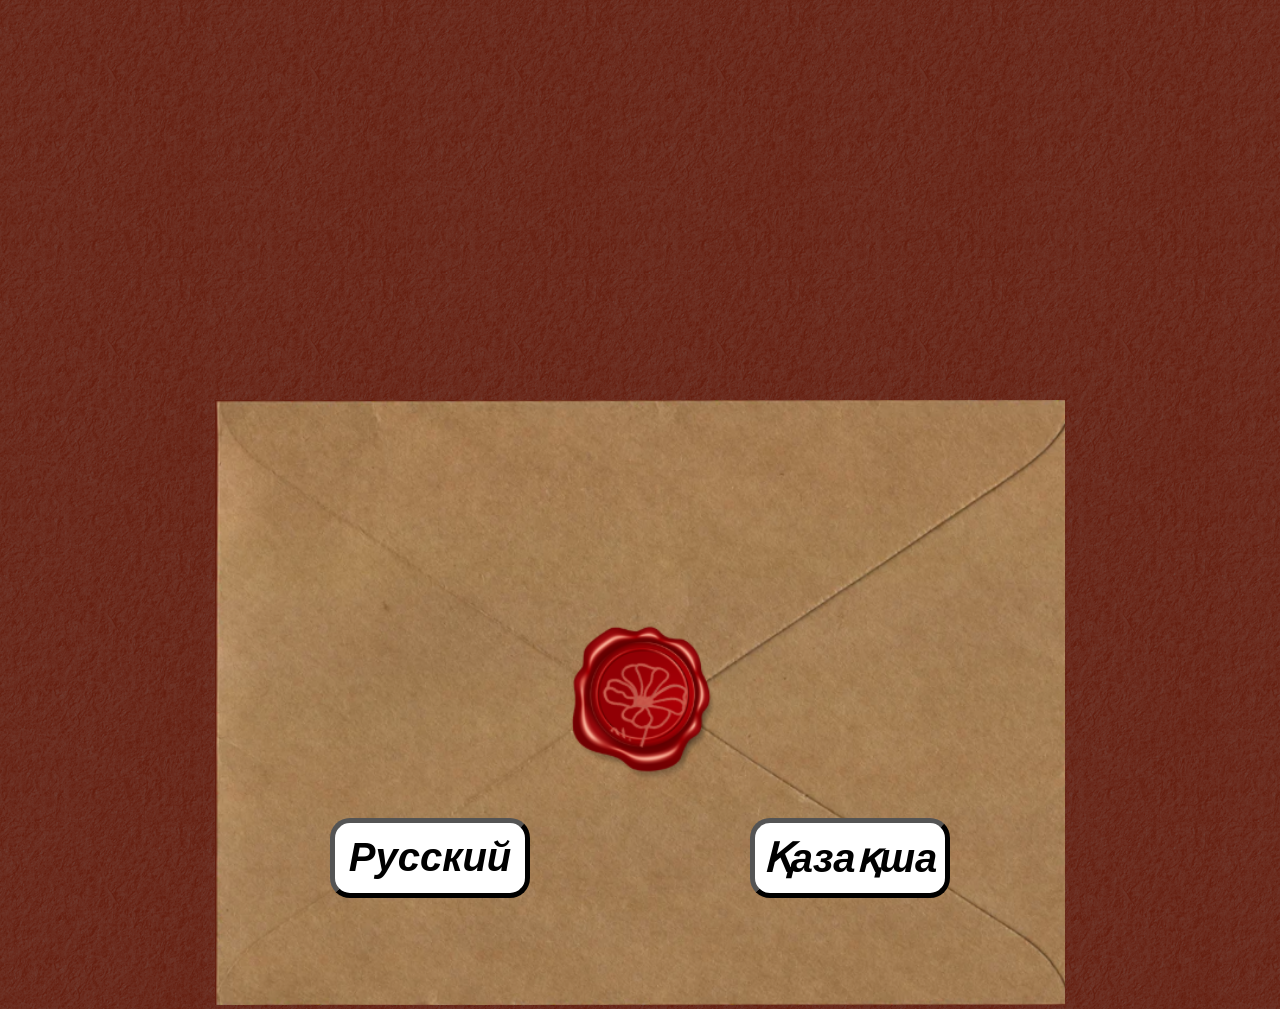
<file: index.html>
<!DOCTYPE html>
<html>
<head>
    <link rel="stylesheet" href="style.css">
</head>
<body>


<div class="scene">

    <div class="envelope" id="envelope">

        <img
            src="images/envelope.png" alt="" width="850">

    </div>

    <div class="buttons">
    <button class="lang-btn" onclick="window.location.href='russian.html'">
        Русский
    </button>
    <button class="lang-btn" onclick="window.location.href='kazakh.html'">
        Қазақша
    </button>
</div>

</div>






<script src="script.js"></script>

</body>
</html>
</file>
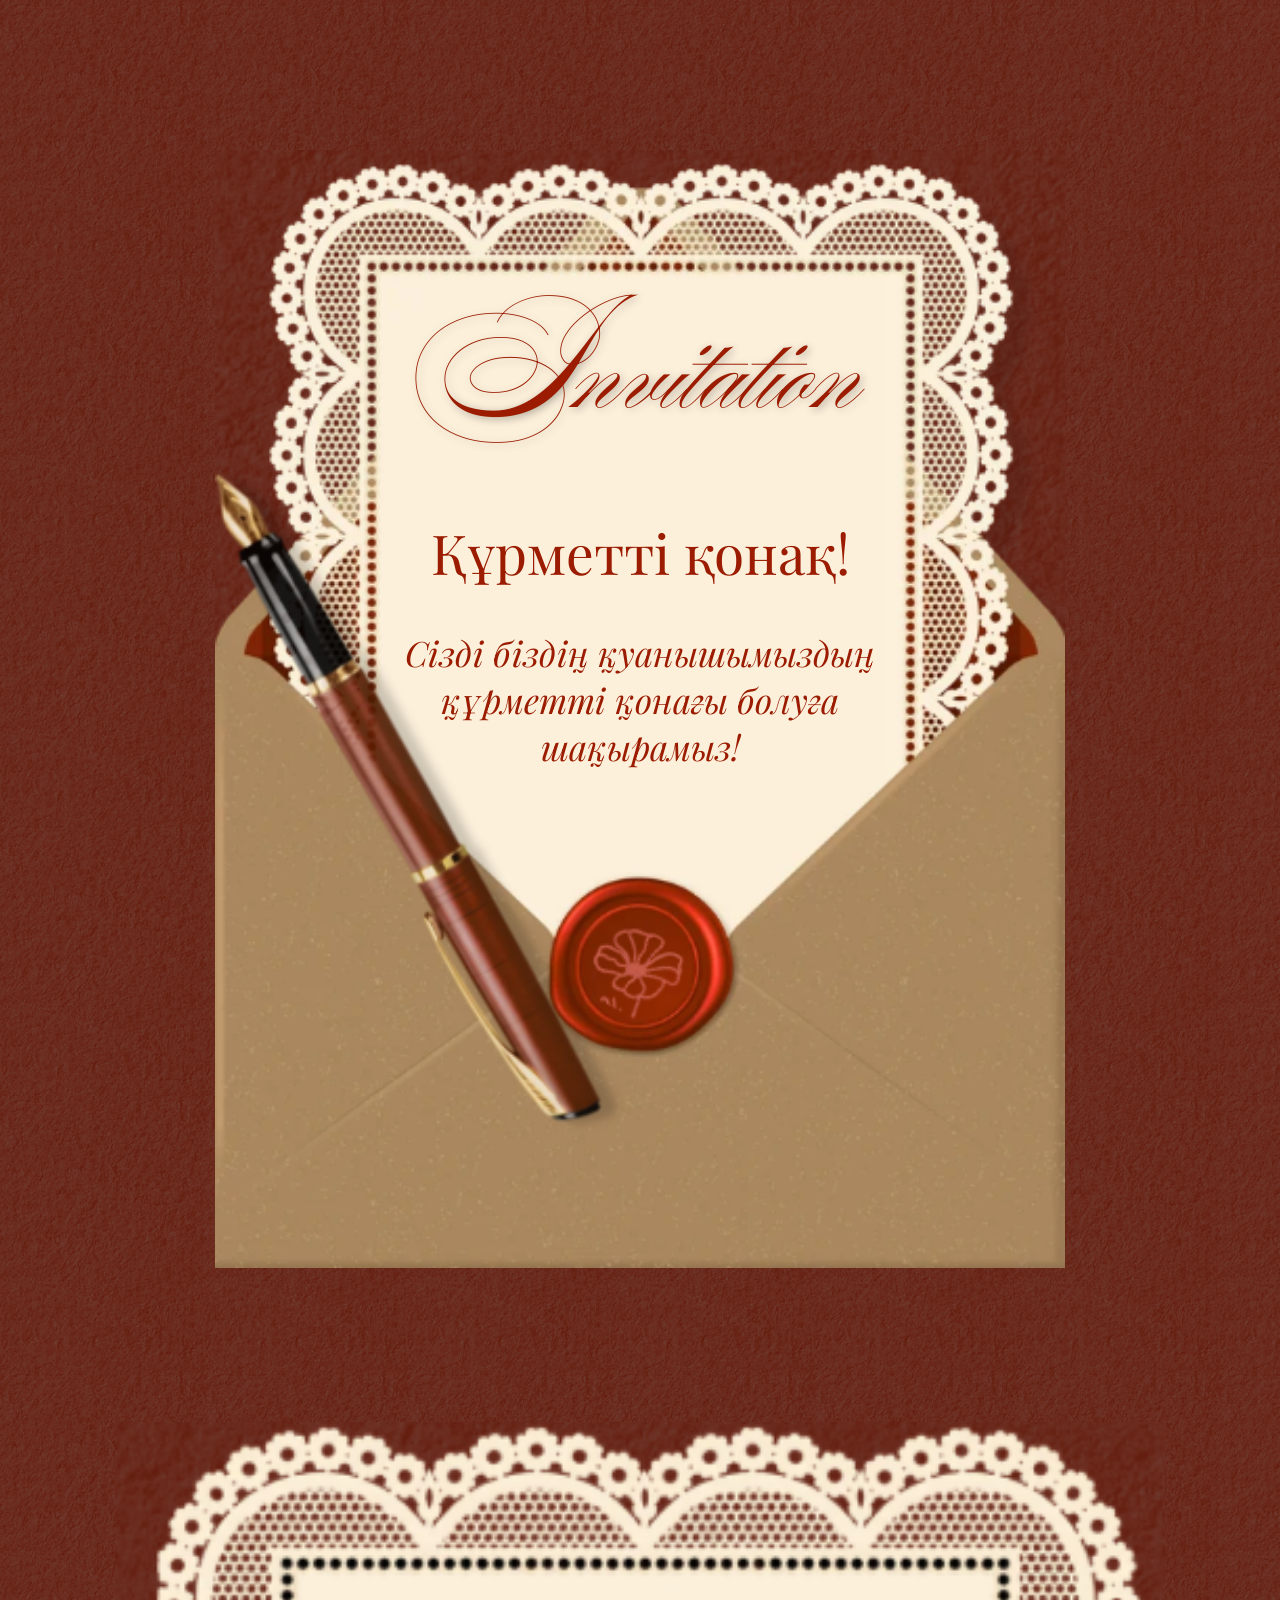
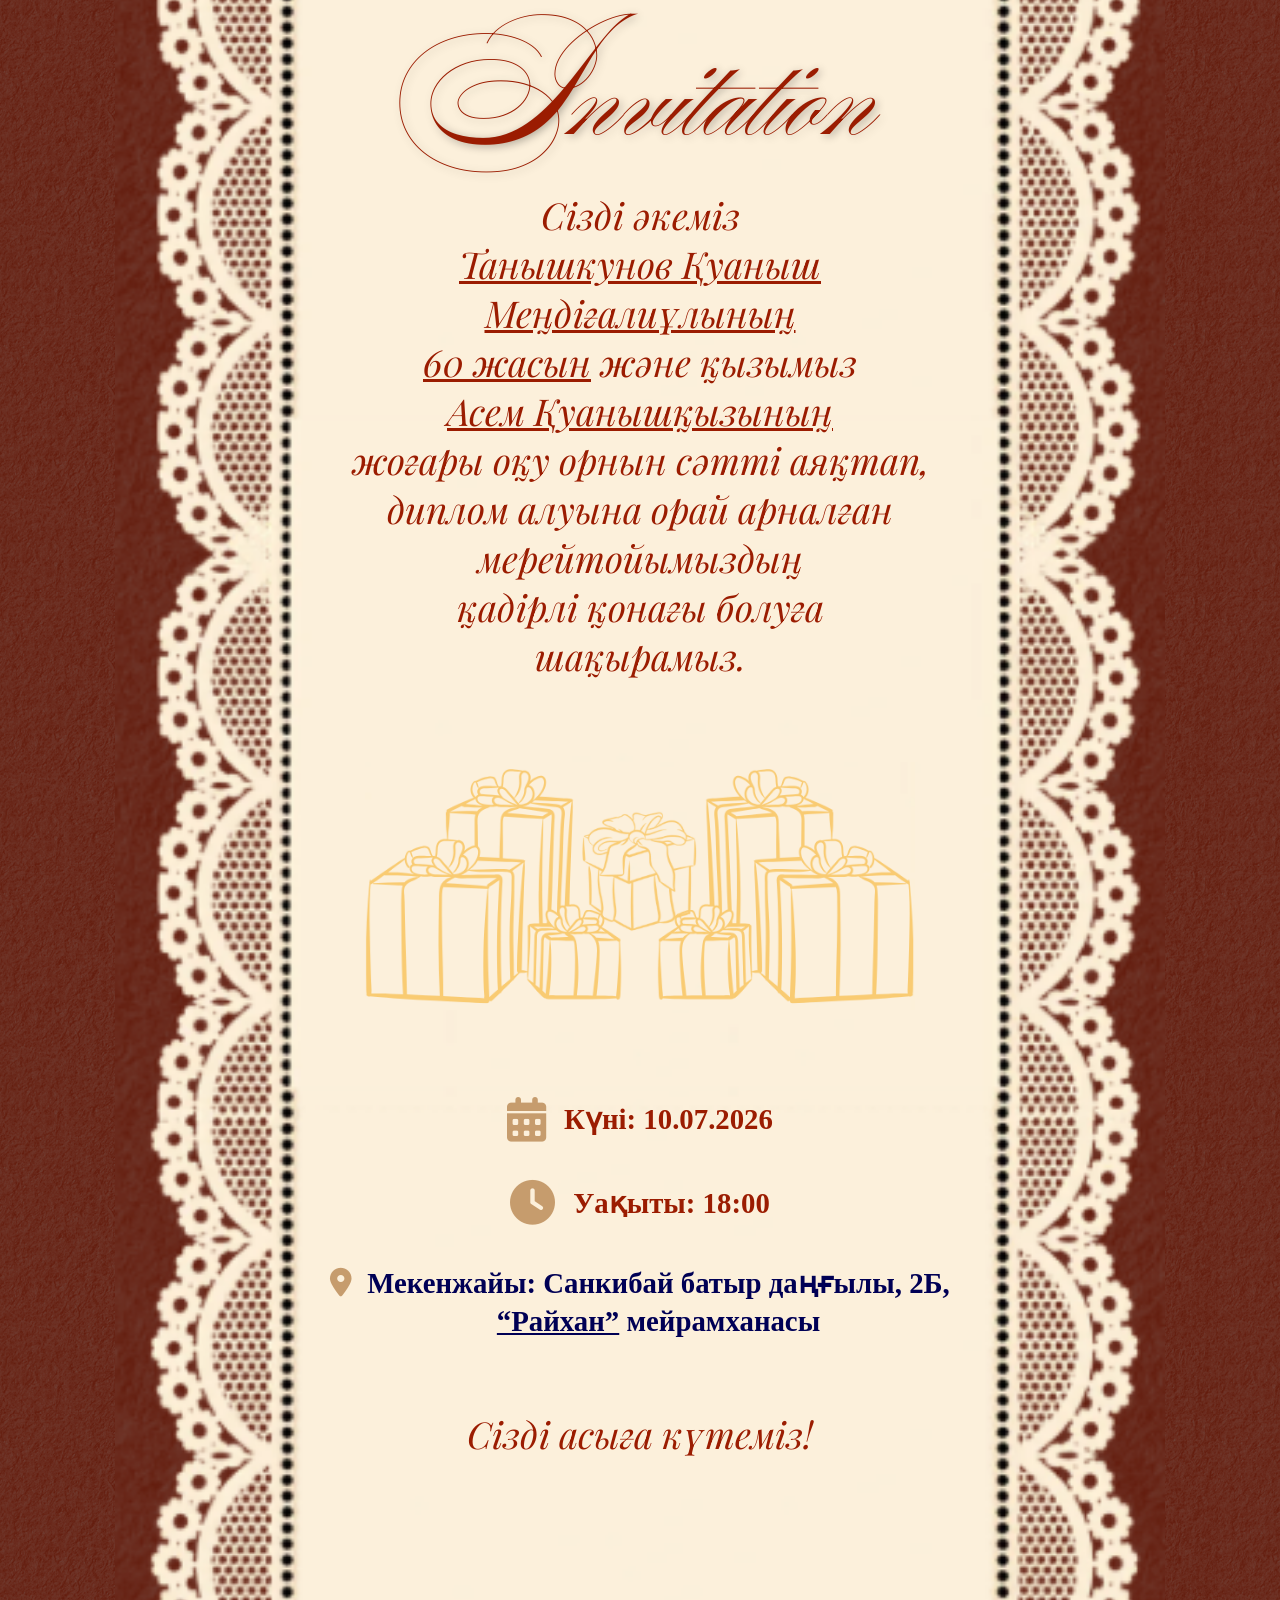
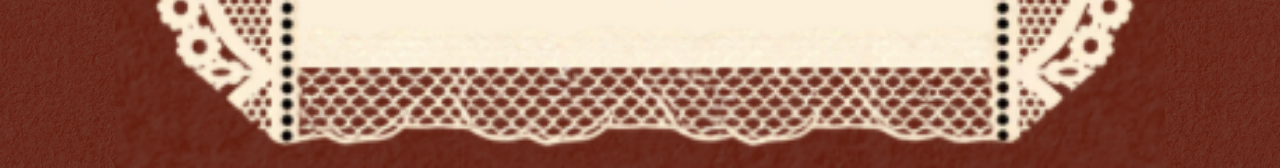
<file: kazakh.html>
<!DOCTYPE html>
<html>
<head>
    <link rel="stylesheet" href="https://cdnjs.cloudflare.com/ajax/libs/font-awesome/6.5.1/css/all.min.css">
    <link rel="stylesheet" href="style.css">
</head>
<body>

     <audio id="audioFile">
      <source src="audio/Мөлдір Мұқан - Туған күн.mp3" type="audio/mp3">
     </audio> 
<!-- Подключаем тот же файл со скриптами в самом конце страницы -->
    <script src="script.js"></script>


<div class="scene">

    <div class="letter" id="letter">

         <img
            src="images/letter.png" alt="" width="850">

            <div class="text-overlay">
                <h1>Invitation</h1>
                <h2>Құрметті қонақ!</h2>
                <h3>Сізді біздің қуанышымыздың <br>құрметті қонағы болуға <br>шақырамыз!</h3>
            </div>

    </div>

    <div class="letter2" id="letter2">

        <img
            src="images/letter 2.png" class="main-letter" alt="" width="1050">

            <div class="text-overlay2">
                <h1>Invitation</h1>
                <h3>Сізді әкеміз <br><u>Танышкунов Қуаныш</u> <br><u>Меңдіғалиұлының</u> <br><u>60 жасын</u> және қызымыз <br><u>Асем Қуанышқызының</u> <br>жоғары оқу орнын сәтті аяқтап, <br>диплом алуына орай арналған <br>мерейтойымыздың <br>қадірлі қонағы болуға <br>шақырамыз.</h3>
            </div>

            <img src="images/gifts.png" class="overlay-image" alt="" width="550">

            <div class="calendar">
                <i class="fa-solid fa-calendar-days"></i>
                <div class="calendar-text">
                    <h3>Күні: 10.07.2026</h3>
                </div>
            </div>

            <div class="time">
                <i class="fa-solid fa-clock"></i>
                <div class="time-text">
                    <h3>Уақыты: 18:00</h3>
                </div>
            </div>

            <div class="location">
                <a href="https://2gis.kz/aktobe/geo/70000001101378404" 
                   target="_blank" 
                   class="location-link">
                <i class="fa-solid fa-location-dot"></i>
                <div class="location-text">
                    <h3>Мекенжайы: Санкибай батыр даңғылы, 2Б,<br><u>“Райхан”</u> мейрамханасы</h3>
                </div>
            </div>

            <h5>Сізді асыға күтеміз!</h5>

    </div>


</div>

<script src="script.js"></script>

</body>
</html>
</file>
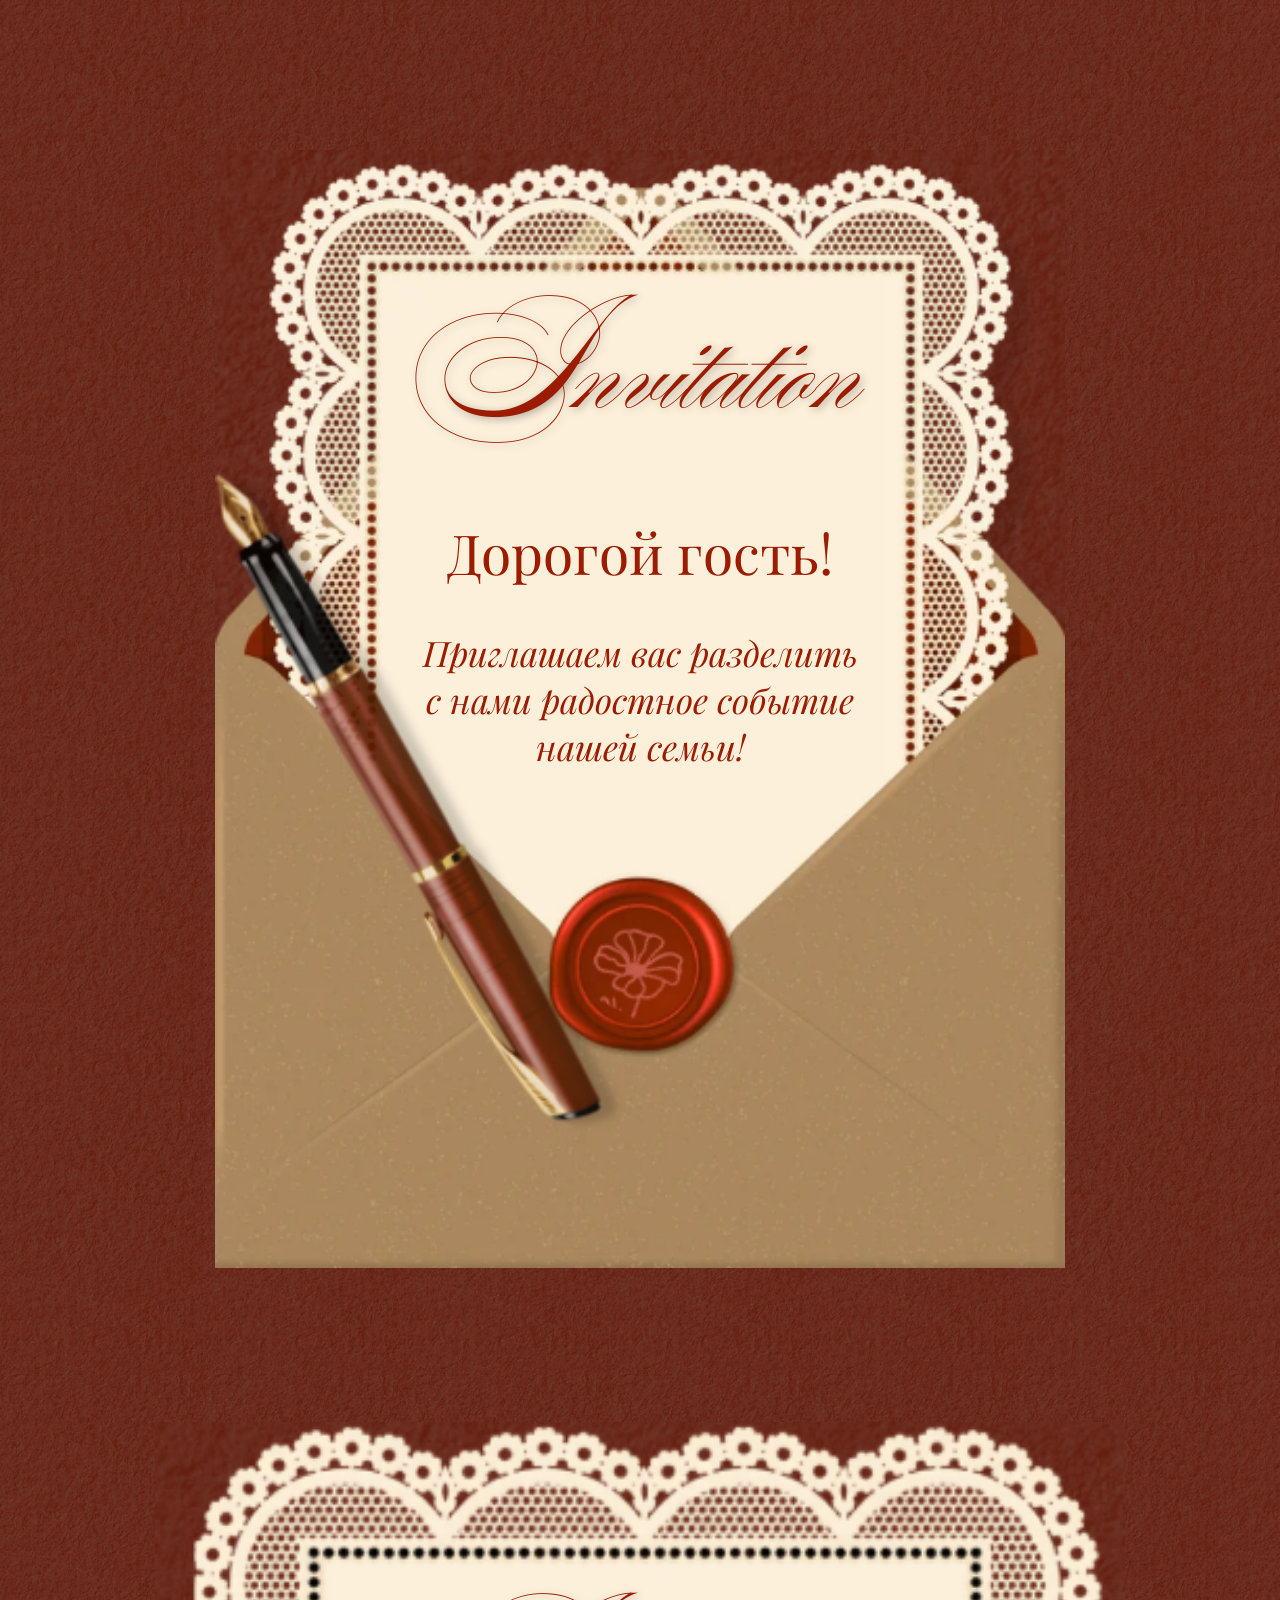
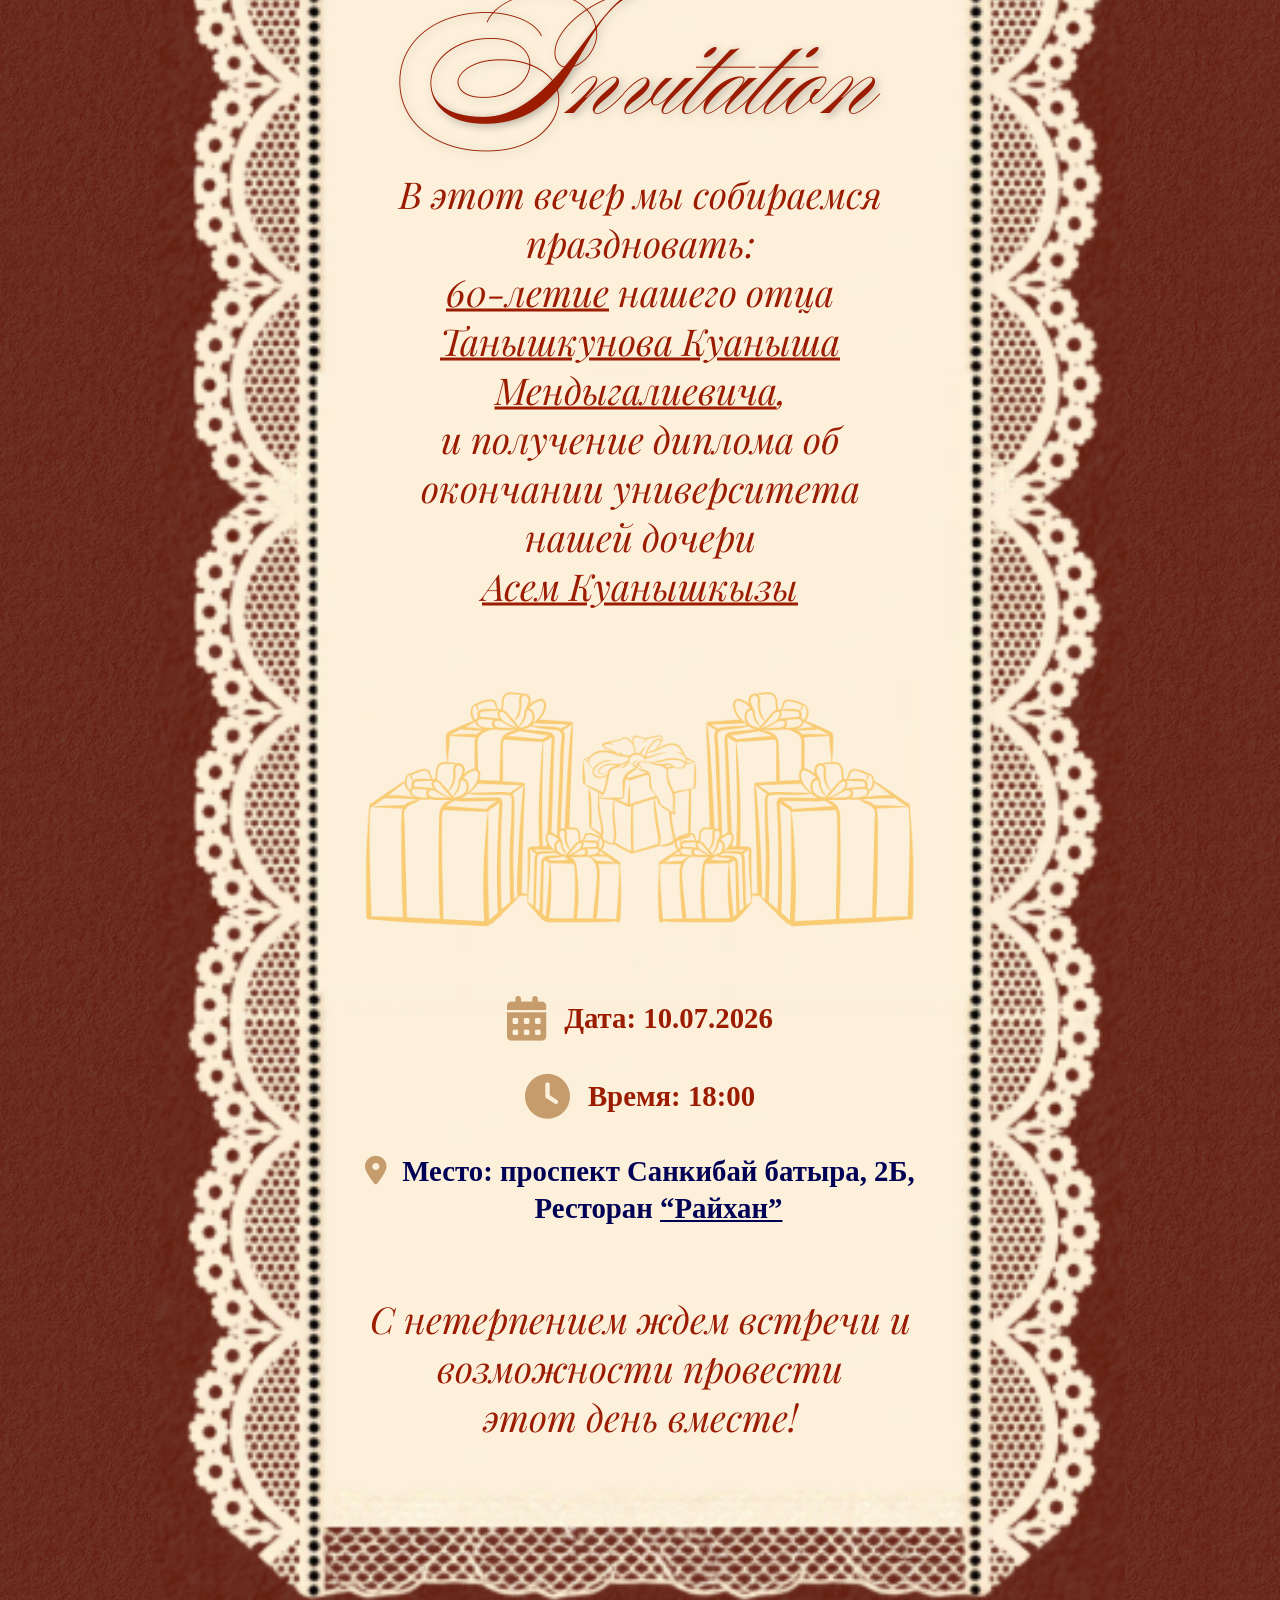
<file: russian.html>
<!DOCTYPE html>
<html>
<head>
    <link rel="stylesheet" href="https://cdnjs.cloudflare.com/ajax/libs/font-awesome/6.5.1/css/all.min.css">
    <link rel="stylesheet" href="style.css">
</head>
<body>

     <audio id="audioFile">
      <source src="audio/Мөлдір Мұқан - Туған күн.mp3" type="audio/mp3">
     </audio> 
<!-- Подключаем тот же файл со скриптами в самом конце страницы -->
    <script src="script.js"></script>


<div class="scene">

    <div class="letter" id="letter">

         <img
            src="images/letter.png" alt="" width="850">

            <div class="text-overlay">
                <h1>Invitation</h1>
                <h2>Дорогой гость!</h2>
                <h3>Приглашаем вас разделить <br>с нами радостное событие <br>нашей семьи!</h3>
            </div>

    </div>

    <div class="letter2" id="letter2">

        <img
            src="images/letter 2.png" class="main-letter" alt="" width="970">

            <div class="text-overlay2">
                <h1>Invitation</h1>
                <h3>В этот вечер мы собираемся <br>праздновать: <br><u>60-летие</u> нашего отца <br><u>Танышкунова Куаныша</u> <br><u>Мендыгалиевича</u>, <br>и получение диплома об <br>окончании университета <br>нашей дочери <br><u>Асем Куанышкызы</u></h3>
            </div>

            <img src="images/gifts.png" class="overlay-image" alt="" width="550">

            <div class="calendar">
                <i class="fa-solid fa-calendar-days"></i>
                <div class="calendar-text">
                    <h3>Дата: 10.07.2026</h3>
                </div>
            </div>

            <div class="time">
                <i class="fa-solid fa-clock"></i>
                <div class="time-text">
                    <h3>Время: 18:00</h3>
                </div>
            </div>

            <div class="location">
                <a href="https://2gis.kz/aktobe/geo/70000001101378404" 
                   target="_blank" 
                   class="location-link">
                <i class="fa-solid fa-location-dot"></i>
                <div class="location-text">
                    <h3>Место: проспект Санкибай батыра, 2Б, <br>Ресторан <u>“Райхан”</u></h3>
                </div>
            </div>

            <h4>С нетерпением ждем встречи и <br>возможности провести <br>этот день вместе!</h4>

    </div>


</div>

<script src="script.js"></script>

</body>
</html>
</file>
<file: style.css>
@import url('https://fonts.googleapis.com/css2?family=Open+Sans:wght@300;400;500&display=swap');
@import url('https://fonts.googleapis.com/css2?family=Ballet:opsz@16..72&display=swap');
@import url('https://fonts.googleapis.com/css2?family=Playfair+Display:ital,wght@0,400..900;1,400..900&display=swap');

*{
    margin:0;
    padding:0;
    box-sizing:border-box;
}


@keyframes fadeInUp {
    to {
        opacity: 1;
        transform: translateY(0); /* Финал: возвращается на место */
    }
}

body{
    background-image: url(images/texture.png);
    display:flex;
    justify-content:center;
    align-items:center;
    opacity: 0;
    transform: translateY(40px); /* Исходная точка: смещен вниз */
    animation: fadeInUp 0.8s ease forwards;

}

.scene {
    position: relative;
    display: flex;
    flex-direction: column;
    align-items: center;
}

.envelope{
    padding-top: 400px;
}

.lang-btn {
    width: 200px;          /* ширина */
    height: 80px;          /* высота */
    margin: 10px;

    font-size: 40px;
    font-style: italic;
    font-weight: bold;       /* размер текста */

    border-width: 5px;
    border-color: black;
    border-radius: 20px;

    background-color: white;
    color: black;

    cursor: pointer;
}

.buttons {
    position: absolute;
    bottom: 10%;
    left: 50%;
    transform: translateX(-50%);

    display: flex;
    gap: 200px;
}

.lang-btn:hover{
    background-color: #000;
    color: #fff;
}

.letter {
    position: relative;           /* Важно! */
    display: inline-block;        /* или block */
    padding-top: 150px;
}

.main-letter {
    display: block;
}

/* Текст поверх изображения */
.text-overlay {
    position: absolute;           /* Главное изменение */
    top: 40%;                     /* центр по вертикали */
    left: 50%;                    /* центр по горизонтали */
    transform: translate(-50%, -50%); /* точное центрирование */
    text-align: center;
    width: 100%;
    padding: 0 40px;              /* отступы по бокам */
    pointer-events: none;         /* чтобы клики проходили сквозь текст */
}

.text-overlay h1 {
    font-size: 140px;
    font-weight: 400;
    font-style: normal;
    font-family: "Ballet", cursive;
    color: #9b1c01;
    text-shadow: 2px 2px 8px rgba(0, 0, 0, 0.3); /* тень для читаемости */
    margin: 0;
}

.text-overlay h2 {
    font-size: 55px;
    font-weight: 400;
    font-style: normal;
    font-family: "Playfair Display", serif;
    color: #9b1c01;
    margin: 0;
}

.text-overlay h3 {
    padding-top: 40px;
    font-size: 35px;
    font-weight: 400;
    font-style: italic;
    font-family: "Playfair Display", serif;
    color: #9b1c01;
    margin: 0;
}

.letter2{
    position: relative;           /* Важно! */
    display: inline-block;        /* или block */
    padding-top: 150px;
}

.text-overlay2 {
    position: absolute;           /* Главное изменение */
    top: 31%;                     /* центр по вертикали */
    left: 50%;                    /* центр по горизонтали */
    transform: translate(-50%, -50%); /* точное центрирование */
    text-align: center;
    width: 100%;
    padding: 0 40px;              /* отступы по бокам */
    pointer-events: none;         /* чтобы клики проходили сквозь текст */
}

.text-overlay2 h1 {
    font-size: 150px;
    font-weight: 400;
    font-style: normal;
    font-family: "Ballet", cursive;
    color: #9b1c01;
    text-shadow: 2px 2px 8px rgba(0, 0, 0, 0.3); /* тень для читаемости */
    margin: 0;
}

.text-overlay2 h3 {
    font-size: 37px;
    font-weight: 400;
    font-style: italic;
    font-family: "Playfair Display", serif;
    color: #9b1c01;
    margin-top: -60px;
}

.overlay-image {
    position: absolute;
    top: 52%;                    /* ← Главное значение! Чем больше — тем ниже */
    left: 50%;
    transform: translateX(-50%);              
    height: auto;
    z-index: 2;
}

.calendar {
    position: absolute;
    top: 68%;           /* подбери под свою картинку */
    left: 50%;
    transform: translateX(-50%);
    display: flex;
    align-items: center;      /* выравнивание по центру по вертикали */
    gap: 18px;                /* расстояние между иконкой и текстом */
    z-index: 4;
}

.calendar i{
    font-size: 2.8rem;   /* размер иконки */
    color: #c69c6d;      /* цвет — подбери под дизайн */
    flex-shrink: 0;
}

.calendar-text {
    text-align: left;
    line-height: 1.3;
}

.calendar-text h3 {
    margin: 0;
    font-size: 1.8rem;
    color: #9b1c01;
    white-space: nowrap;
}

.time {
    position: absolute;
    top: 72%;           /* подбери под свою картинку */
    left: 50%;
    transform: translateX(-50%);
    display: flex;
    align-items: center;      /* выравнивание по центру по вертикали */
    gap: 18px;                /* расстояние между иконкой и текстом */
    z-index: 4;
}

.time i{
    font-size: 2.8rem;   /* размер иконки */
    color: #c69c6d;      /* цвет — подбери под дизайн */
    flex-shrink: 0;
}

.time-text {
    text-align: left;
    line-height: 1.3;
}

.time-text h3 {
    margin: 0;
    font-size: 1.8rem;
    color: #9b1c01;
    white-space: nowrap;
}

.location {
    position: absolute;
    top: 76%;           /* подбери под свою картинку */
    left: 50%;
    transform: translateX(-50%);
    display: flex;
    align-items: center;      /* выравнивание по центру по вертикали */
    gap: 18px;                /* расстояние между иконкой и текстом */
    z-index: 4;
}

.location i{
    font-size: 1.8rem;   /* размер иконки */
    color: #c69c6d;      /* цвет — подбери под дизайн */
    flex-shrink: 0;
    margin-top: -40px;
}

.location-text {
    text-align: center;
    line-height: 1.3;
}

.location-text h3 {
    margin: 0;
    font-size: 1.8rem;
    color: rgb(0, 0, 85);
    white-space: nowrap;
}

.location-link {
    display: flex;
    align-items: center;
    gap: 15px;
    text-decoration: none;
    color: inherit;
    transition: all 0.3s ease;
}

.location-link:active {
    background-color: #fbefda;
    transform: none;
}

.location-link:active i {
    color: #9b1c01;           /* тёмно-красный */
}

.location-link:active .location-text h3,
.location-link:active .location-text p {
    color: #9b1c01;           /* или любой другой цвет */
}

h4 {
    position: absolute;           /* Главное изменение */
    top: 87%;                     /* центр по вертикали */
    left: 50%;                    /* центр по горизонтали */
    transform: translate(-50%, -50%); /* точное центрирование */
    text-align: center;
    width: 100%;
    padding: 0 40px;              /* отступы по бокам */
    pointer-events: none;   
    font-size: 37px;
    font-weight: 400;
    font-style: italic;
    font-family: "Playfair Display", serif;
    color: #9b1c01;
    margin: 0;
}

h5 {
    position: absolute;           /* Главное изменение */
    top: 84%;                     /* центр по вертикали */
    left: 50%;                    /* центр по горизонтали */
    transform: translate(-50%, -50%); /* точное центрирование */
    text-align: center;
    width: 100%;
    padding: 0 40px;              /* отступы по бокам */
    pointer-events: none;   
    font-size: 37px;
    font-weight: 400;
    font-style: italic;
    font-family: "Playfair Display", serif;
    color: #9b1c01;
    margin: 0;
}
</file>
